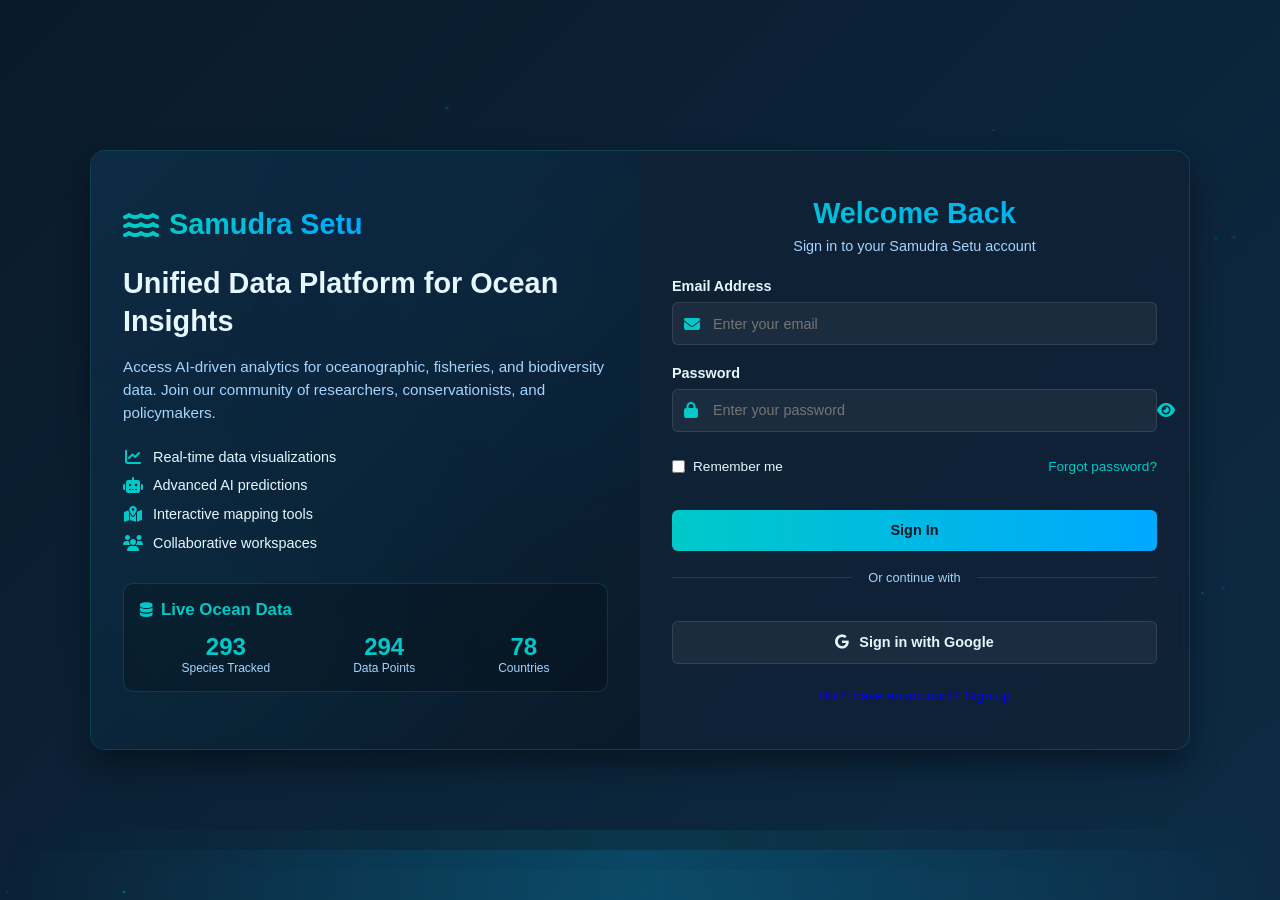
<file: login.html>
<!DOCTYPE html>
<html lang="en">
<head>
    <meta charset="UTF-8">
    <meta name="viewport" content="width=device-width, initial-scale=1.0">
    <link rel="icon" type="image/png" href="D:\SIH PROJECT\frontend\images\dolphin.png">
    <title>Samudra Setu | Login</title>
    <link rel="stylesheet" href="https://cdnjs.cloudflare.com/ajax/libs/font-awesome/6.4.0/css/all.min.css">
    <style>
        :root {
            --deep-space: #0a1a2a;
            --ocean-deep: #0d2b45;
            --ocean-mid: #1c4b6d;
            --ocean-light: #2a7a9d;
            --accent-teal: #00c9c8;
            --accent-blue: #00a8ff;
            --accent-purple: #8a2be2;
            --text-light: #e6f7ff;
            --text-muted: #a3d5ff;
            --card-bg: rgba(16, 34, 54, 0.9);
            --glow: 0 0 15px rgba(0, 201, 200, 0.5);
            --error: #ff6b6b;
            --success: #51cf66;
        }

        * {
            margin: 0;
            padding: 0;
            box-sizing: border-box;
            font-family: 'Segoe UI', Tahoma, Geneva, Verdana, sans-serif;
        }

        body {
            background: linear-gradient(135deg, var(--deep-space), var(--ocean-deep));
            color: var(--text-light);
            min-height: 100vh;
            display: flex;
            align-items: center;
            justify-content: center;
            overflow-x: hidden;
            padding: 20px;
        }

        /* Animated background */
        .ocean-bg {
            position: fixed;
            top: 0;
            left: 0;
            width: 100%;
            height: 100%;
            z-index: -1;
            overflow: hidden;
        }

        .wave {
            position: absolute;
            bottom: 0;
            left: 0;
            width: 100%;
            height: 70px;
            opacity: 0.1;
        }

        .wave1 { 
            animation: wave 30s linear infinite; 
            z-index: 1000; 
            opacity: 0.1; 
            background: linear-gradient(90deg, transparent, var(--accent-teal), transparent);
        }
        .wave2 { 
            animation: wave 15s linear infinite; 
            z-index: 999; 
            opacity: 0.15; 
            background: linear-gradient(90deg, transparent, var(--accent-blue), transparent);
            height: 50px;
        }
        .wave3 { 
            animation: wave 7s linear infinite; 
            z-index: 998; 
            opacity: 0.05; 
            background: linear-gradient(90deg, transparent, var(--ocean-light), transparent);
            height: 30px;
        }

        @keyframes wave {
            0% { transform: translateX(0); }
            100% { transform: translateX(1000px); }
        }

        /* Particles */
        #particles-js {
            position: fixed;
            width: 100%;
            height: 100%;
            z-index: -1;
        }

        /* Main container */
        .main-container {
            display: flex;
            width: 100%;
            max-width: 1100px;
            min-height: 600px;
            background: var(--card-bg);
            border-radius: 15px;
            overflow: hidden;
            box-shadow: 0 15px 30px rgba(0, 0, 0, 0.4);
            border: 1px solid rgba(0, 201, 200, 0.2);
            backdrop-filter: blur(10px);
        }

        /* Left Panel - Branding */
        .branding-panel {
            flex: 1;
            background: linear-gradient(135deg, var(--ocean-deep), var(--deep-space));
            padding: 2rem;
            display: flex;
            flex-direction: column;
            justify-content: center;
            position: relative;
            overflow: hidden;
        }

        .branding-panel::before {
            content: '';
            position: absolute;
            top: 0;
            left: 0;
            width: 100%;
            height: 100%;
            background: radial-gradient(circle at 20% 80%, rgba(0, 201, 200, 0.1), transparent 50%),
                        radial-gradient(circle at 80% 20%, rgba(0, 168, 255, 0.1), transparent 50%);
            opacity: 0.3;
        }

        .logo {
            display: flex;
            align-items: center;
            gap: 10px;
            font-size: 1.8rem;
            font-weight: 700;
            margin-bottom: 1.5rem;
            z-index: 1;
            position: relative;
        }

        .logo i {
            color: var(--accent-teal);
            font-size: 2rem;
        }

        .logo span {
            background: linear-gradient(to right, var(--accent-teal), var(--accent-blue));
            -webkit-background-clip: text;
            -webkit-text-fill-color: transparent;
        }

        .branding-content h2 {
            font-size: 1.8rem;
            margin-bottom: 1rem;
            line-height: 1.3;
            z-index: 1;
            position: relative;
        }

        .branding-content p {
            color: var(--text-muted);
            line-height: 1.5;
            margin-bottom: 1.5rem;
            font-size: 0.95rem;
            z-index: 1;
            position: relative;
        }

        .features-list {
            list-style: none;
            z-index: 1;
            position: relative;
            margin-bottom: 2rem;
        }

        .features-list li {
            margin-bottom: 0.8rem;
            display: flex;
            align-items: center;
            gap: 10px;
            font-size: 0.9rem;
        }

        .features-list i {
            color: var(--accent-teal);
            font-size: 1rem;
            width: 20px;
            text-align: center;
        }

        .data-visualization {
            background: rgba(0, 0, 0, 0.2);
            border-radius: 10px;
            padding: 1rem;
            border: 1px solid rgba(0, 201, 200, 0.2);
            z-index: 1;
            position: relative;
        }

        .viz-title {
            display: flex;
            align-items: center;
            gap: 8px;
            margin-bottom: 0.8rem;
            color: var(--accent-teal);
            font-size: 0.9rem;
        }

        .data-points {
            display: flex;
            justify-content: space-around;
            text-align: center;
        }

        .data-point {
            display: flex;
            flex-direction: column;
        }

        .data-value {
            font-size: 1.5rem;
            font-weight: 700;
            color: var(--accent-teal);
        }

        .data-label {
            font-size: 0.75rem;
            color: var(--text-muted);
        }

        /* Right Panel - Form */
        .form-panel {
            flex: 1;
            padding: 2rem;
            display: flex;
            flex-direction: column;
            justify-content: center;
            overflow-y: auto;
        }

        .form-header {
            margin-bottom: 1.5rem;
            text-align: center;
        }

        .form-header h1 {
            font-size: 1.8rem;
            margin-bottom: 0.5rem;
            background: linear-gradient(to right, var(--accent-teal), var(--accent-blue));
            -webkit-background-clip: text;
            -webkit-text-fill-color: transparent;
        }

        .form-header p {
            color: var(--text-muted);
            font-size: 0.9rem;
        }

        .auth-form {
            display: flex;
            flex-direction: column;
            gap: 1.2rem;
        }

        .form-group {
            display: flex;
            flex-direction: column;
            gap: 0.5rem;
        }

        .form-group label {
            font-weight: 600;
            color: var(--text-light);
            font-size: 0.9rem;
        }

        .input-with-icon {
            position: relative;
        }

        .input-with-icon i {
            position: absolute;
            left: 12px;
            top: 50%;
            transform: translateY(-50%);
            color: var(--accent-teal);
            font-size: 1rem;
        }

        .form-control {
            width: 100%;
            padding: 0.8rem 0.8rem 0.8rem 2.5rem;
            background: rgba(255, 255, 255, 0.05);
            border: 1px solid rgba(255, 255, 255, 0.1);
            border-radius: 6px;
            color: var(--text-light);
            font-size: 0.9rem;
            transition: all 0.3s;
        }

        .form-control:focus {
            outline: none;
            border-color: var(--accent-teal);
            box-shadow: 0 0 0 2px rgba(0, 201, 200, 0.2);
        }

        .password-toggle {
            position: absolute;
            right: 12px;
            top: 50%;
            transform: translateY(-50%);
            background: none;
            border: none;
            color: var(--text-muted);
            cursor: pointer;
            font-size: 1rem;
        }

        .form-options {
            display: flex;
            justify-content: space-between;
            align-items: center;
            margin: 0.5rem 0 1rem;
        }

        .remember-me {
            display: flex;
            align-items: center;
            gap: 0.5rem;
            font-size: 0.85rem;
        }

        .remember-me input {
            accent-color: var(--accent-teal);
        }

        .forgot-password {
            color: var(--accent-teal);
            text-decoration: none;
            font-size: 0.85rem;
            transition: color 0.3s;
        }

        .forgot-password:hover {
            color: var(--accent-blue);
            text-decoration: underline;
        }

        .btn {
            padding: 0.8rem;
            border-radius: 6px;
            font-weight: 600;
            font-size: 0.9rem;
            cursor: pointer;
            transition: all 0.3s;
            border: none;
        }

        .btn-primary {
            background: linear-gradient(to right, var(--accent-teal), var(--accent-blue));
            color: var(--deep-space);
        }

        .btn-primary:hover {
            transform: translateY(-2px);
            box-shadow: 0 5px 15px rgba(0, 201, 200, 0.4);
        }

        .btn-google {
            background: rgba(255, 255, 255, 0.05);
            color: var(--text-light);
            border: 1px solid rgba(255, 255, 255, 0.1);
            display: flex;
            align-items: center;
            justify-content: center;
            gap: 10px;
            margin-top: 1rem;
        }

        .btn-google:hover {
            background: rgba(255, 255, 255, 0.1);
        }

        .divider {
            display: flex;
            align-items: center;
            margin: 1.2rem 0;
            color: var(--text-muted);
        }

        .divider::before, .divider::after {
            content: '';
            flex: 1;
            height: 1px;
            background: rgba(255, 255, 255, 0.1);
        }

        .divider span {
            padding: 0 1rem;
            font-size: 0.8rem;
        }

        .form-footer {
            text-align: center;
            margin-top: 1.5rem;
            color: var(--text-muted);
            font-size: 0.85rem;
        }

        .form-footer a {
            color: var(--accent-teal);
            text-decoration: none;
            font-weight: 600;
            transition: color 0.3s;
        }

        .form-footer a:hover {
            color: var(--accent-blue);
        }

        /* Alert Messages */
        .alert {
            padding: 0.8rem 1rem;
            border-radius: 6px;
            margin-bottom: 1rem;
            display: none;
            align-items: center;
            gap: 8px;
            font-size: 0.85rem;
        }

        .alert-error {
            background: rgba(255, 107, 107, 0.1);
            border: 1px solid var(--error);
            color: var(--error);
        }

        .alert-success {
            background: rgba(81, 207, 102, 0.1);
            border: 1px solid var(--success);
            color: var(--success);
        }

        /* Modal */
        .modal {
            display: none;
            position: fixed;
            top: 0;
            left: 0;
            width: 100%;
            height: 100%;
            background: rgba(0, 0, 0, 0.7);
            z-index: 1000;
            align-items: center;
            justify-content: center;
        }

        .modal-content {
            background: var(--card-bg);
            border-radius: 10px;
            padding: 2rem;
            width: 90%;
            max-width: 400px;
            border: 1px solid rgba(0, 201, 200, 0.2);
            box-shadow: 0 10px 30px rgba(0, 0, 0, 0.5);
        }

        .modal-header {
            display: flex;
            justify-content: space-between;
            align-items: center;
            margin-bottom: 1.5rem;
        }

        .modal-header h2 {
            color: var(--accent-teal);
            font-size: 1.5rem;
        }

        .close-modal {
            background: none;
            border: none;
            color: var(--text-muted);
            font-size: 1.5rem;
            cursor: pointer;
            transition: color 0.3s;
        }

        .close-modal:hover {
            color: var(--accent-teal);
        }

        /* Responsive Design */
        @media (max-width: 900px) {
            .main-container {
                flex-direction: column;
                max-width: 500px;
            }
            
            .branding-panel {
                padding: 1.5rem;
            }
            
            .form-panel {
                padding: 1.5rem;
            }
        }

        @media (max-width: 480px) {
            body {
                padding: 10px;
            }
            
            .branding-panel, .form-panel {
                padding: 1rem;
            }
            
            .logo {
                font-size: 1.5rem;
            }
            
            .logo i {
                font-size: 1.7rem;
            }
            
            .branding-content h2 {
                font-size: 1.5rem;
            }
            
            .form-header h1 {
                font-size: 1.5rem;
            }
            
            .data-points {
                flex-direction: column;
                gap: 0.5rem;
            }
            
            .form-options {
                flex-direction: column;
                gap: 1rem;
                align-items: flex-start;
            }
        }
    </style>
</head>
<body>
    <!-- Animated Background -->
    <div class="ocean-bg">
        <div class="wave wave1"></div>
        <div class="wave wave2"></div>
        <div class="wave wave3"></div>
    </div>
    
    <div id="particles-js"></div>

    <!-- Main Container -->
    <div class="main-container">
        <!-- Left Panel - Branding -->
        <div class="branding-panel">
            <div class="logo">
                <i class="fas fa-water"></i>
                <span>Samudra Setu</span>
            </div>
            <div class="branding-content">
                <h2>Unified Data Platform for Ocean Insights</h2>
                <p>Access AI-driven analytics for oceanographic, fisheries, and biodiversity data. Join our community of researchers, conservationists, and policymakers.</p>
                <ul class="features-list">
                    <li><i class="fas fa-chart-line"></i> Real-time data visualizations</li>
                    <li><i class="fas fa-robot"></i> Advanced AI predictions</li>
                    <li><i class="fas fa-map-marked-alt"></i> Interactive mapping tools</li>
                    <li><i class="fas fa-users"></i> Collaborative workspaces</li>
                </ul>
            </div>
            <div class="data-visualization">
                <div class="viz-title">
                    <i class="fas fa-database"></i>
                    <h3>Live Ocean Data</h3>
                </div>
                <div class="data-points">
                    <div class="data-point">
                        <div class="data-value" id="species-count">6,391</div>
                        <div class="data-label">Species Tracked</div>
                    </div>
                    <div class="data-point">
                        <div class="data-value" id="sensors-count">6,291</div>
                        <div class="data-label">Data Points</div>
                    </div>
                    <div class="data-point">
                        <div class="data-value" id="countries-count">78</div>
                        <div class="data-label">Countries</div>
                    </div>
                </div>
            </div>
        </div>

        <!-- Right Panel - Form -->
        <div class="form-panel">
            <div class="form-header">
                <h1>Welcome Back</h1>
                <p>Sign in to your Samudra Setu account</p>
            </div>

            <div class="alert alert-error" id="login-error">
                <i class="fas fa-exclamation-circle"></i> Invalid email or password
            </div>

            <div class="alert alert-success" id="login-success">
                <i class="fas fa-check-circle"></i> Login successful! Redirecting...
            </div>

            <form id="loginForm" class="auth-form">
                <div class="form-group">
                    <label for="login-email">Email Address</label>
                    <div class="input-with-icon">
                        <i class="fas fa-envelope"></i>
                        <input type="email" id="login-email" class="form-control" placeholder="Enter your email" required>
                    </div>
                </div>

                <div class="form-group">
                    <label for="login-password">Password</label>
                    <div class="input-with-icon">
                        <i class="fas fa-lock"></i>
                        <input type="password" id="login-password" class="form-control" placeholder="Enter your password" required>
                        <button type="button" class="password-toggle" id="login-password-toggle">
                            <i class="fas fa-eye"></i>
                        </button>
                    </div>
                </div>

                <div class="form-options">
                    <div class="remember-me">
                        <input type="checkbox" id="remember-me">
                        <label for="remember-me">Remember me</label>
                    </div>
                    <a href="#" class="forgot-password" id="forgot-password-link">Forgot password?</a>
                </div>

                <button type="submit" class="btn btn-primary">Sign In</button>
            </form>

            <div class="divider">
                <span>Or continue with</span>
            </div>

            <button class="btn btn-google" id="google-login">
                <i class="fab fa-google"></i> Sign in with Google
            </button>

            <div class="form-footer">
               <p onclick="window.location.href='signup.html'" style="cursor: pointer; color: blue;">
  Don't have an account? <span id="signup-link">Sign up</span>
</p>


            </div>
        </div>
    </div>

    <!-- Forgot Password Modal -->
    <div class="modal" id="forgot-password-modal">
        <div class="modal-content">
            <div class="modal-header">
                <h2>Reset Password</h2>
                <button class="close-modal">&times;</button>
            </div>
            <p>Enter your email address and we'll send you a link to reset your password.</p>
            <form id="forgot-password-form">
                <div class="form-group">
                    <label for="reset-email">Email Address</label>
                    <input type="email" id="reset-email" class="form-control" placeholder="Enter your email" required>
                </div>
                <button type="submit" class="btn btn-primary" style="width: 100%; margin-top: 1rem;">Send Reset Link</button>
            </form>
        </div>
    </div>

    <script>
        // Password toggle functionality
        document.getElementById('login-password-toggle').addEventListener('click', function() {
            const input = document.getElementById('login-password');
            const icon = this.querySelector('i');
            
            if (input.type === 'password') {
                input.type = 'text';
                icon.classList.remove('fa-eye');
                icon.classList.add('fa-eye-slash');
            } else {
                input.type = 'password';
                icon.classList.remove('fa-eye-slash');
                icon.classList.add('fa-eye');
            }
        });

        // Login form submission
        document.getElementById('loginForm').addEventListener('submit', function(e) {
            e.preventDefault();
            const email = document.getElementById('login-email').value;
            const password = document.getElementById('login-password').value;
            
            // Simple validation
            if (email && password) {
                // Hide error message
                document.getElementById('login-error').style.display = 'none';
                
                // Show loading state
                const submitBtn = this.querySelector('button[type="submit"]');
                const originalText = submitBtn.textContent;
                submitBtn.textContent = 'Signing In...';
                submitBtn.disabled = true;
                
                // Simulate API call
                setTimeout(() => {
                    // For demo purposes, accept any non-empty credentials
                    if (email && password) {
                        // Show success message
                        document.getElementById('login-success').style.display = 'flex';
                        
                        // Redirect after a delay
                        setTimeout(() => {
                            // In a real app, you would redirect to the dashboard
                            alert('Login successful! Redirecting to dashboard...');
                            // window.location.href = 'dashboard.html';
                        }, 1500);
                    } else {
                        // Show error message
                        document.getElementById('login-error').style.display = 'flex';
                        submitBtn.textContent = originalText;
                        submitBtn.disabled = false;
                    }
                }, 1500);
            } else {
                document.getElementById('login-error').style.display = 'flex';
            }
        });

        // Forgot password modal
        document.getElementById('forgot-password-link').addEventListener('click', function(e) {
            e.preventDefault();
            document.getElementById('forgot-password-modal').style.display = 'flex';
        });

        // Close modal
        document.querySelector('.close-modal').addEventListener('click', function() {
            document.getElementById('forgot-password-modal').style.display = 'none';
        });

        // Close modal when clicking outside
        window.addEventListener('click', function(e) {
            if (e.target === document.getElementById('forgot-password-modal')) {
                document.getElementById('forgot-password-modal').style.display = 'none';
            }
        });

        // Forgot password form submission
        document.getElementById('forgot-password-form').addEventListener('submit', function(e) {
            e.preventDefault();
            const email = document.getElementById('reset-email').value;
            
            if (email) {
                // Show loading state
                const submitBtn = this.querySelector('button[type="submit"]');
                const originalText = submitBtn.textContent;
                submitBtn.textContent = 'Sending...';
                submitBtn.disabled = true;
                
                // Simulate API call
                setTimeout(() => {
                    alert(`Password reset link sent to ${email}`);
                    document.getElementById('forgot-password-modal').style.display = 'none';
                    submitBtn.textContent = originalText;
                    submitBtn.disabled = false;
                    document.getElementById('reset-email').value = '';
                }, 1500);
            }
        });

        // Google login button
        document.getElementById('google-login').addEventListener('click', function() {
            // Show loading state
            const originalText = this.textContent;
            this.innerHTML = '<i class="fas fa-spinner fa-spin"></i> Connecting...';
            this.disabled = true;
            
            // Simulate Google OAuth process
            setTimeout(() => {
                alert('Google authentication would open in a real application');
                this.innerHTML = originalText;
                this.disabled = false;
            }, 1500);
        });

        // Sign up link
        document.getElementById('signup-link').addEventListener('click', function(e) {
            e.preventDefault();
            // In a real app, this would redirect to the signup page
            alert('Redirecting to signup page...');
            // window.location.href = 'signup.html';
        });

        // Animated data counters
        function animateValue(id, start, end, duration) {
            let obj = document.getElementById(id);
            let range = end - start;
            let current = start;
            let increment = end > start ? 1 : -1;
            let stepTime = Math.abs(Math.floor(duration / range));
            let timer = setInterval(() => {
                current += increment;
                obj.innerHTML = current.toLocaleString();
                if (current == end) {
                    clearInterval(timer);
                }
            }, stepTime);
        }

        // Initialize counters when page loads
        window.addEventListener('load', function() {
            animateValue('species-count', 0, 6391, 2000);
            animateValue('sensors-count', 0, 6291, 2000);
            animateValue('countries-count', 0, 78, 1000);
        });

        // Particles background
        document.addEventListener('DOMContentLoaded', function() {
            const particlesContainer = document.getElementById('particles-js');
            for (let i = 0; i < 30; i++) {
                const particle = document.createElement('div');
                particle.style.position = 'absolute';
                particle.style.width = Math.random() * 2 + 'px';
                particle.style.height = particle.style.width;
                particle.style.backgroundColor = 'rgba(0, 201, 200, ' + (Math.random() * 0.5 + 0.1) + ')';
                particle.style.borderRadius = '50%';
                particle.style.left = Math.random() * 100 + '%';
                particle.style.top = Math.random() * 100 + '%';
                particle.style.boxShadow = '0 0 5px rgba(0, 201, 200, 0.5)';
                
                particlesContainer.appendChild(particle);
                
                // Animate particles
                animateParticle(particle);
            }
            
            function animateParticle(particle) {
                let x = parseFloat(particle.style.left);
                let y = parseFloat(particle.style.top);
                let xSpeed = (Math.random() - 0.5) * 0.2;
                let ySpeed = (Math.random() - 0.5) * 0.2;
                
                function move() {
                    x += xSpeed;
                    y += ySpeed;
                    
                    // Bounce off edges
                    if (x <= 0 || x >= 100) xSpeed *= -1;
                    if (y <= 0 || y >= 100) ySpeed *= -1;
                    
                    particle.style.left = x + '%';
                    particle.style.top = y + '%';
                    
                    requestAnimationFrame(move);
                }
                
                move();
            }
        });
    </script>
</body>
</html>
</file>
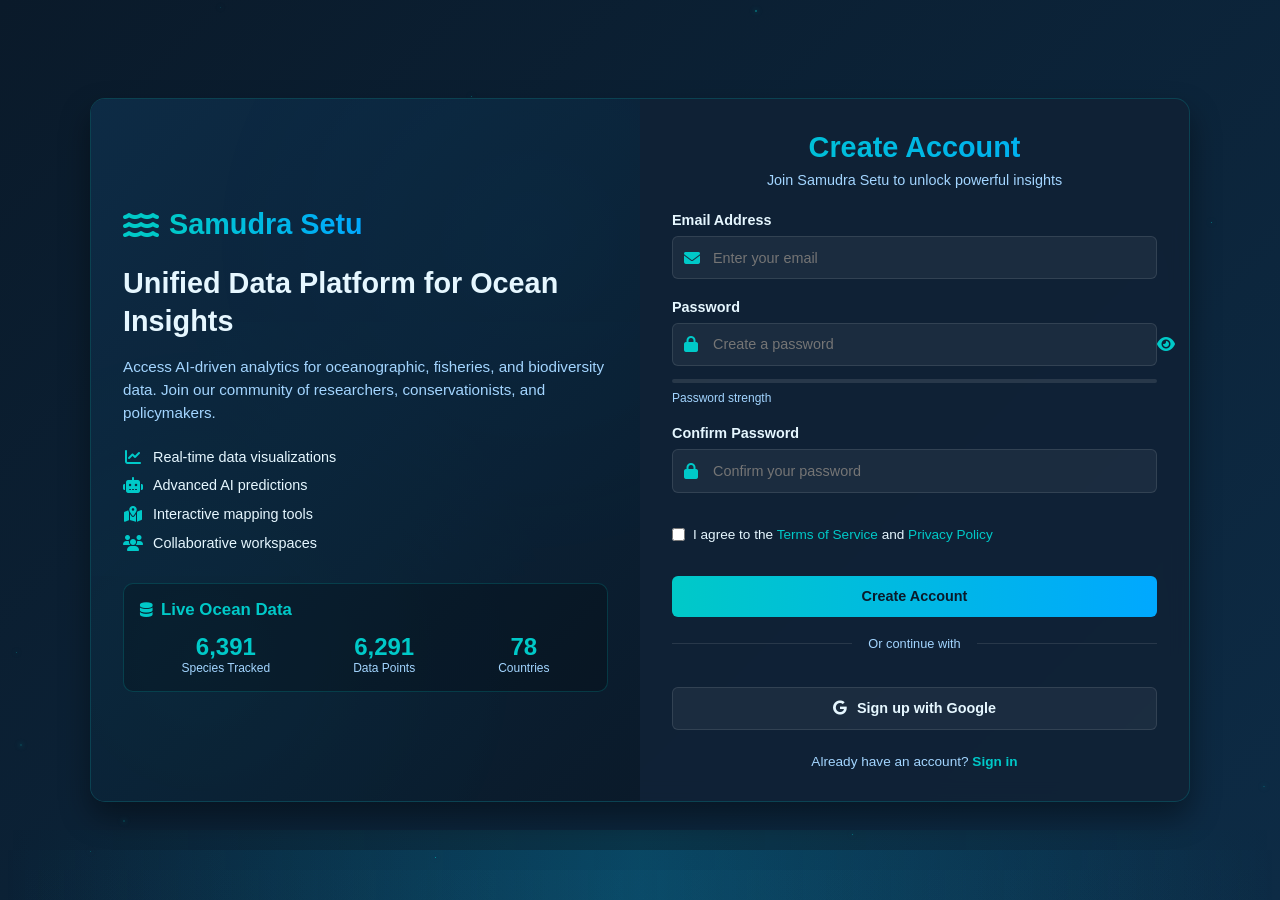
<file: signup.html>
<!DOCTYPE html>
<html lang="en">
<head>
    <meta charset="UTF-8">
    <meta name="viewport" content="width=device-width, initial-scale=1.0">
    <link rel="icon" type="image/png" href="D:\SIH PROJECT\frontend\images\dolphin.png">
    <title>Samudra Setu | Sign Up</title>
    <link rel="stylesheet" href="https://cdnjs.cloudflare.com/ajax/libs/font-awesome/6.4.0/css/all.min.css">
    <style>
        :root {
            --deep-space: #0a1a2a;
            --ocean-deep: #0d2b45;
            --ocean-mid: #1c4b6d;
            --ocean-light: #2a7a9d;
            --accent-teal: #00c9c8;
            --accent-blue: #00a8ff;
            --accent-purple: #8a2be2;
            --text-light: #e6f7ff;
            --text-muted: #a3d5ff;
            --card-bg: rgba(16, 34, 54, 0.9);
            --glow: 0 0 15px rgba(0, 201, 200, 0.5);
            --error: #ff6b6b;
            --success: #51cf66;
        }

        * {
            margin: 0;
            padding: 0;
            box-sizing: border-box;
            font-family: 'Segoe UI', Tahoma, Geneva, Verdana, sans-serif;
        }

        body {
            background: linear-gradient(135deg, var(--deep-space), var(--ocean-deep));
            color: var(--text-light);
            min-height: 100vh;
            display: flex;
            align-items: center;
            justify-content: center;
            overflow-x: hidden;
            padding: 20px;
        }

        /* Animated background */
        .ocean-bg {
            position: fixed;
            top: 0;
            left: 0;
            width: 100%;
            height: 100%;
            z-index: -1;
            overflow: hidden;
        }

        .wave {
            position: absolute;
            bottom: 0;
            left: 0;
            width: 100%;
            height: 70px;
            opacity: 0.1;
        }

        .wave1 { 
            animation: wave 30s linear infinite; 
            z-index: 1000; 
            opacity: 0.1; 
            background: linear-gradient(90deg, transparent, var(--accent-teal), transparent);
        }
        .wave2 { 
            animation: wave 15s linear infinite; 
            z-index: 999; 
            opacity: 0.15; 
            background: linear-gradient(90deg, transparent, var(--accent-blue), transparent);
            height: 50px;
        }
        .wave3 { 
            animation: wave 7s linear infinite; 
            z-index: 998; 
            opacity: 0.05; 
            background: linear-gradient(90deg, transparent, var(--ocean-light), transparent);
            height: 30px;
        }

        @keyframes wave {
            0% { transform: translateX(0); }
            100% { transform: translateX(1000px); }
        }

        /* Particles */
        #particles-js {
            position: fixed;
            width: 100%;
            height: 100%;
            z-index: -1;
        }

        /* Main container */
        .main-container {
            display: flex;
            width: 100%;
            max-width: 1100px;
            min-height: 600px;
            background: var(--card-bg);
            border-radius: 15px;
            overflow: hidden;
            box-shadow: 0 15px 30px rgba(0, 0, 0, 0.4);
            border: 1px solid rgba(0, 201, 200, 0.2);
            backdrop-filter: blur(10px);
        }

        /* Left Panel - Branding */
        .branding-panel {
            flex: 1;
            background: linear-gradient(135deg, var(--ocean-deep), var(--deep-space));
            padding: 2rem;
            display: flex;
            flex-direction: column;
            justify-content: center;
            position: relative;
            overflow: hidden;
        }

        .branding-panel::before {
            content: '';
            position: absolute;
            top: 0;
            left: 0;
            width: 100%;
            height: 100%;
            background: radial-gradient(circle at 20% 80%, rgba(0, 201, 200, 0.1), transparent 50%),
                        radial-gradient(circle at 80% 20%, rgba(0, 168, 255, 0.1), transparent 50%);
            opacity: 0.3;
        }

        .logo {
            display: flex;
            align-items: center;
            gap: 10px;
            font-size: 1.8rem;
            font-weight: 700;
            margin-bottom: 1.5rem;
            z-index: 1;
            position: relative;
        }

        .logo i {
            color: var(--accent-teal);
            font-size: 2rem;
        }

        .logo span {
            background: linear-gradient(to right, var(--accent-teal), var(--accent-blue));
            -webkit-background-clip: text;
            -webkit-text-fill-color: transparent;
        }

        .branding-content h2 {
            font-size: 1.8rem;
            margin-bottom: 1rem;
            line-height: 1.3;
            z-index: 1;
            position: relative;
        }

        .branding-content p {
            color: var(--text-muted);
            line-height: 1.5;
            margin-bottom: 1.5rem;
            font-size: 0.95rem;
            z-index: 1;
            position: relative;
        }

        .features-list {
            list-style: none;
            z-index: 1;
            position: relative;
            margin-bottom: 2rem;
        }

        .features-list li {
            margin-bottom: 0.8rem;
            display: flex;
            align-items: center;
            gap: 10px;
            font-size: 0.9rem;
        }

        .features-list i {
            color: var(--accent-teal);
            font-size: 1rem;
            width: 20px;
            text-align: center;
        }

        .data-visualization {
            background: rgba(0, 0, 0, 0.2);
            border-radius: 10px;
            padding: 1rem;
            border: 1px solid rgba(0, 201, 200, 0.2);
            z-index: 1;
            position: relative;
        }

        .viz-title {
            display: flex;
            align-items: center;
            gap: 8px;
            margin-bottom: 0.8rem;
            color: var(--accent-teal);
            font-size: 0.9rem;
        }

        .data-points {
            display: flex;
            justify-content: space-around;
            text-align: center;
        }

        .data-point {
            display: flex;
            flex-direction: column;
        }

        .data-value {
            font-size: 1.5rem;
            font-weight: 700;
            color: var(--accent-teal);
        }

        .data-label {
            font-size: 0.75rem;
            color: var(--text-muted);
        }

        /* Right Panel - Form */
        .form-panel {
            flex: 1;
            padding: 2rem;
            display: flex;
            flex-direction: column;
            justify-content: center;
            overflow-y: auto;
        }

        .form-header {
            margin-bottom: 1.5rem;
            text-align: center;
        }

        .form-header h1 {
            font-size: 1.8rem;
            margin-bottom: 0.5rem;
            background: linear-gradient(to right, var(--accent-teal), var(--accent-blue));
            -webkit-background-clip: text;
            -webkit-text-fill-color: transparent;
        }

        .form-header p {
            color: var(--text-muted);
            font-size: 0.9rem;
        }

        .auth-form {
            display: flex;
            flex-direction: column;
            gap: 1.2rem;
        }

        .form-group {
            display: flex;
            flex-direction: column;
            gap: 0.5rem;
        }

        .form-group label {
            font-weight: 600;
            color: var(--text-light);
            font-size: 0.9rem;
        }

        .input-with-icon {
            position: relative;
        }

        .input-with-icon i {
            position: absolute;
            left: 12px;
            top: 50%;
            transform: translateY(-50%);
            color: var(--accent-teal);
            font-size: 1rem;
        }

        .form-control {
            width: 100%;
            padding: 0.8rem 0.8rem 0.8rem 2.5rem;
            background: rgba(255, 255, 255, 0.05);
            border: 1px solid rgba(255, 255, 255, 0.1);
            border-radius: 6px;
            color: var(--text-light);
            font-size: 0.9rem;
            transition: all 0.3s;
        }

        .form-control:focus {
            outline: none;
            border-color: var(--accent-teal);
            box-shadow: 0 0 0 2px rgba(0, 201, 200, 0.2);
        }

        .password-toggle {
            position: absolute;
            right: 12px;
            top: 50%;
            transform: translateY(-50%);
            background: none;
            border: none;
            color: var(--text-muted);
            cursor: pointer;
            font-size: 1rem;
        }

        .password-strength {
            margin-top: 0.3rem;
        }

        .strength-bar {
            height: 4px;
            background: rgba(255, 255, 255, 0.1);
            border-radius: 2px;
            overflow: hidden;
            margin-bottom: 0.3rem;
        }

        .strength-fill {
            height: 100%;
            width: 0%;
            border-radius: 2px;
            transition: width 0.3s, background 0.3s;
        }

        .strength-text {
            font-size: 0.75rem;
            color: var(--text-muted);
        }

        .error-message {
            color: var(--error);
            font-size: 0.75rem;
            margin-top: 0.2rem;
            display: none;
        }

        .terms-agreement {
            display: flex;
            align-items: flex-start;
            gap: 8px;
            margin-top: 0.8rem;
        }

        .terms-agreement input {
            margin-top: 3px;
            accent-color: var(--accent-teal);
        }

        .terms-agreement label {
            font-weight: normal;
            line-height: 1.4;
            font-size: 0.85rem;
        }

        .terms-agreement a {
            color: var(--accent-teal);
            text-decoration: none;
            transition: color 0.3s;
        }

        .terms-agreement a:hover {
            color: var(--accent-blue);
            text-decoration: underline;
        }

        .btn {
            padding: 0.8rem;
            border-radius: 6px;
            font-weight: 600;
            font-size: 0.9rem;
            cursor: pointer;
            transition: all 0.3s;
            border: none;
            margin-top: 0.8rem;
        }

        .btn-primary {
            background: linear-gradient(to right, var(--accent-teal), var(--accent-blue));
            color: var(--deep-space);
        }

        .btn-primary:hover {
            transform: translateY(-2px);
            box-shadow: 0 5px 15px rgba(0, 201, 200, 0.4);
        }

        .btn-google {
            background: rgba(255, 255, 255, 0.05);
            color: var(--text-light);
            border: 1px solid rgba(255, 255, 255, 0.1);
            display: flex;
            align-items: center;
            justify-content: center;
            gap: 10px;
            margin-top: 1rem;
        }

        .btn-google:hover {
            background: rgba(255, 255, 255, 0.1);
        }

        .divider {
            display: flex;
            align-items: center;
            margin: 1.2rem 0;
            color: var(--text-muted);
        }

        .divider::before, .divider::after {
            content: '';
            flex: 1;
            height: 1px;
            background: rgba(255, 255, 255, 0.1);
        }

        .divider span {
            padding: 0 1rem;
            font-size: 0.8rem;
        }

        .form-footer {
            text-align: center;
            margin-top: 1.5rem;
            color: var(--text-muted);
            font-size: 0.85rem;
        }

        .form-footer a {
            color: var(--accent-teal);
            text-decoration: none;
            font-weight: 600;
            transition: color 0.3s;
        }

        .form-footer a:hover {
            color: var(--accent-blue);
        }

        /* Alert Messages */
        .alert {
            padding: 0.8rem 1rem;
            border-radius: 6px;
            margin-bottom: 1rem;
            display: none;
            align-items: center;
            gap: 8px;
            font-size: 0.85rem;
        }

        .alert-error {
            background: rgba(255, 107, 107, 0.1);
            border: 1px solid var(--error);
            color: var(--error);
        }

        .alert-success {
            background: rgba(81, 207, 102, 0.1);
            border: 1px solid var(--success);
            color: var(--success);
        }

        /* Responsive Design */
        @media (max-width: 900px) {
            .main-container {
                flex-direction: column;
                max-width: 500px;
            }
            
            .branding-panel {
                padding: 1.5rem;
            }
            
            .form-panel {
                padding: 1.5rem;
            }
        }

        @media (max-width: 480px) {
            body {
                padding: 10px;
            }
            
            .branding-panel, .form-panel {
                padding: 1rem;
            }
            
            .logo {
                font-size: 1.5rem;
            }
            
            .logo i {
                font-size: 1.7rem;
            }
            
            .branding-content h2 {
                font-size: 1.5rem;
            }
            
            .form-header h1 {
                font-size: 1.5rem;
            }
            
            .data-points {
                flex-direction: column;
                gap: 0.5rem;
            }
        }
    </style>
</head>
<body>
    <!-- Animated Background -->
    <div class="ocean-bg">
        <div class="wave wave1"></div>
        <div class="wave wave2"></div>
        <div class="wave wave3"></div>
    </div>
    
    <div id="particles-js"></div>

    <!-- Main Container -->
    <div class="main-container">
        <!-- Left Panel - Branding -->
        <div class="branding-panel">
            <div class="logo">
                <i class="fas fa-water"></i>
                <span>Samudra Setu</span>
            </div>
            <div class="branding-content">
                <h2>Unified Data Platform for Ocean Insights</h2>
                <p>Access AI-driven analytics for oceanographic, fisheries, and biodiversity data. Join our community of researchers, conservationists, and policymakers.</p>
                <ul class="features-list">
                    <li><i class="fas fa-chart-line"></i> Real-time data visualizations</li>
                    <li><i class="fas fa-robot"></i> Advanced AI predictions</li>
                    <li><i class="fas fa-map-marked-alt"></i> Interactive mapping tools</li>
                    <li><i class="fas fa-users"></i> Collaborative workspaces</li>
                </ul>
            </div>
            <div class="data-visualization">
                <div class="viz-title">
                    <i class="fas fa-database"></i>
                    <h3>Live Ocean Data</h3>
                </div>
                <div class="data-points">
                    <div class="data-point">
                        <div class="data-value" id="species-count">6,391</div>
                        <div class="data-label">Species Tracked</div>
                    </div>
                    <div class="data-point">
                        <div class="data-value" id="sensors-count">6,291</div>
                        <div class="data-label">Data Points</div>
                    </div>
                    <div class="data-point">
                        <div class="data-value" id="countries-count">78</div>
                        <div class="data-label">Countries</div>
                    </div>
                </div>
            </div>
        </div>

        <!-- Right Panel - Form -->
        <div class="form-panel">
            <div class="form-header">
                <h1>Create Account</h1>
                <p>Join Samudra Setu to unlock powerful insights</p>
            </div>

            <div class="alert alert-success" id="signup-success">
                <i class="fas fa-check-circle"></i> Account created successfully!
            </div>

            <div class="alert alert-error" id="signup-error">
                <i class="fas fa-exclamation-circle"></i> Please fix the errors below
            </div>

            <form id="signupForm" class="auth-form">
                <div class="form-group">
                    <label for="signup-email">Email Address</label>
                    <div class="input-with-icon">
                        <i class="fas fa-envelope"></i>
                        <input type="email" id="signup-email" class="form-control" placeholder="Enter your email" required>
                    </div>
                </div>

                <div class="form-group">
                    <label for="signup-password">Password</label>
                    <div class="input-with-icon">
                        <i class="fas fa-lock"></i>
                        <input type="password" id="signup-password" class="form-control" placeholder="Create a password" required>
                        <button type="button" class="password-toggle" id="signup-password-toggle">
                            <i class="fas fa-eye"></i>
                        </button>
                    </div>
                    <div class="password-strength">
                        <div class="strength-bar">
                            <div class="strength-fill" id="password-strength-fill"></div>
                        </div>
                        <span class="strength-text" id="password-strength-text">Password strength</span>
                    </div>
                </div>

                <div class="form-group">
                    <label for="signup-confirm">Confirm Password</label>
                    <div class="input-with-icon">
                        <i class="fas fa-lock"></i>
                        <input type="password" id="signup-confirm" class="form-control" placeholder="Confirm your password" required>
                    </div>
                    <span class="error-message" id="confirm-error"></span>
                </div>

                <div class="form-group">
                    <div class="terms-agreement">
                        <input type="checkbox" id="terms" required>
                        <label for="terms">I agree to the <a href="#">Terms of Service</a> and <a href="#">Privacy Policy</a></label>
                    </div>
                </div>

                <button type="submit" class="btn btn-primary">Create Account</button>
            </form>

            <div class="divider">
                <span>Or continue with</span>
            </div>

            <button class="btn btn-google">
                <i class="fab fa-google"></i> Sign up with Google
            </button>

            <div class="form-footer">
                <p>Already have an account? <a href="login.html">Sign in</a></p>
            </div>
        </div>
    </div>

    <script>
        // Password toggle functionality
        document.getElementById('signup-password-toggle').addEventListener('click', function() {
            const input = document.getElementById('signup-password');
            const icon = this.querySelector('i');
            
            if (input.type === 'password') {
                input.type = 'text';
                icon.classList.remove('fa-eye');
                icon.classList.add('fa-eye-slash');
            } else {
                input.type = 'password';
                icon.classList.remove('fa-eye-slash');
                icon.classList.add('fa-eye');
            }
        });

        // Password strength indicator
        const passwordInput = document.getElementById('signup-password');
        const strengthFill = document.getElementById('password-strength-fill');
        const strengthText = document.getElementById('password-strength-text');

        passwordInput.addEventListener('input', function() {
            const password = this.value;
            let strength = 0;
            
            // Length check
            if (password.length >= 8) strength += 25;
            
            // Lowercase check
            if (/[a-z]/.test(password)) strength += 25;
            
            // Uppercase check
            if (/[A-Z]/.test(password)) strength += 25;
            
            // Number/Special char check
            if (/[0-9]/.test(password) || /[^A-Za-z0-9]/.test(password)) strength += 25;
            
            // Update visual indicator
            strengthFill.style.width = strength + '%';
            
            // Update text
            if (strength === 0) {
                strengthText.textContent = 'Password strength';
                strengthFill.style.background = 'transparent';
            } else if (strength <= 50) {
                strengthText.textContent = 'Weak';
                strengthFill.style.background = 'var(--error)';
            } else if (strength <= 75) {
                strengthText.textContent = 'Medium';
                strengthFill.style.background = 'orange';
            } else {
                strengthText.textContent = 'Strong';
                strengthFill.style.background = 'var(--success)';
            }
        });

        // Password confirmation check
        const confirmInput = document.getElementById('signup-confirm');
        const confirmError = document.getElementById('confirm-error');

        confirmInput.addEventListener('input', function() {
            const password = passwordInput.value;
            const confirm = this.value;
            
            if (confirm && password !== confirm) {
                confirmError.textContent = 'Passwords do not match';
                confirmError.style.color = 'var(--error)';
                confirmError.style.display = 'block';
            } else if (confirm && password === confirm) {
                confirmError.textContent = 'Passwords match';
                confirmError.style.color = 'var(--success)';
                confirmError.style.display = 'block';
            } else {
                confirmError.style.display = 'none';
            }
        });

        // Form submission handler
        document.getElementById('signupForm').addEventListener('submit', function(e) {
            e.preventDefault();
            const email = document.getElementById('signup-email').value;
            const password = document.getElementById('signup-password').value;
            const confirm = document.getElementById('signup-confirm').value;
            const terms = document.getElementById('terms').checked;
            
            // Simple validation
            let hasErrors = false;
            
            if (!email || !password || !confirm) {
                hasErrors = true;
            }
            
            if (password !== confirm) {
                hasErrors = true;
            }
            
            if (!terms) {
                hasErrors = true;
            }
            
            if (hasErrors) {
                document.getElementById('signup-error').style.display = 'flex';
                document.getElementById('signup-success').style.display = 'none';
            } else {
                document.getElementById('signup-error').style.display = 'none';
                
                // Show loading state
                const submitBtn = this.querySelector('button[type="submit"]');
                const originalText = submitBtn.textContent;
                submitBtn.textContent = 'Creating Account...';
                submitBtn.disabled = true;
                
                setTimeout(() => {
                    // Simulate successful signup
                    submitBtn.textContent = originalText;
                    submitBtn.disabled = false;
                    document.getElementById('signup-success').style.display = 'flex';
                    
                    // In a real app, you might redirect or show a success message
                    setTimeout(() => {
                        // Redirect to dashboard or login page
                        window.location.href = 'dashboard.html';
                    }, 2000);
                }, 1500);
            }
        });

        // Particles background
        document.addEventListener('DOMContentLoaded', function() {
            const particlesContainer = document.getElementById('particles-js');
            for (let i = 0; i < 30; i++) {
                const particle = document.createElement('div');
                particle.style.position = 'absolute';
                particle.style.width = Math.random() * 2 + 'px';
                particle.style.height = particle.style.width;
                particle.style.backgroundColor = 'rgba(0, 201, 200, ' + (Math.random() * 0.5 + 0.1) + ')';
                particle.style.borderRadius = '50%';
                particle.style.left = Math.random() * 100 + '%';
                particle.style.top = Math.random() * 100 + '%';
                particle.style.boxShadow = '0 0 5px rgba(0, 201, 200, 0.5)';
                
                particlesContainer.appendChild(particle);
                
                // Animate particles
                animateParticle(particle);
            }
            
            function animateParticle(particle) {
                let x = parseFloat(particle.style.left);
                let y = parseFloat(particle.style.top);
                let xSpeed = (Math.random() - 0.5) * 0.2;
                let ySpeed = (Math.random() - 0.5) * 0.2;
                
                function move() {
                    x += xSpeed;
                    y += ySpeed;
                    
                    // Bounce off edges
                    if (x <= 0 || x >= 100) xSpeed *= -1;
                    if (y <= 0 || y >= 100) ySpeed *= -1;
                    
                    particle.style.left = x + '%';
                    particle.style.top = y + '%';
                    
                    requestAnimationFrame(move);
                }
                
                move();
            }
        });
    </script>
</body>
</html>
</file>
